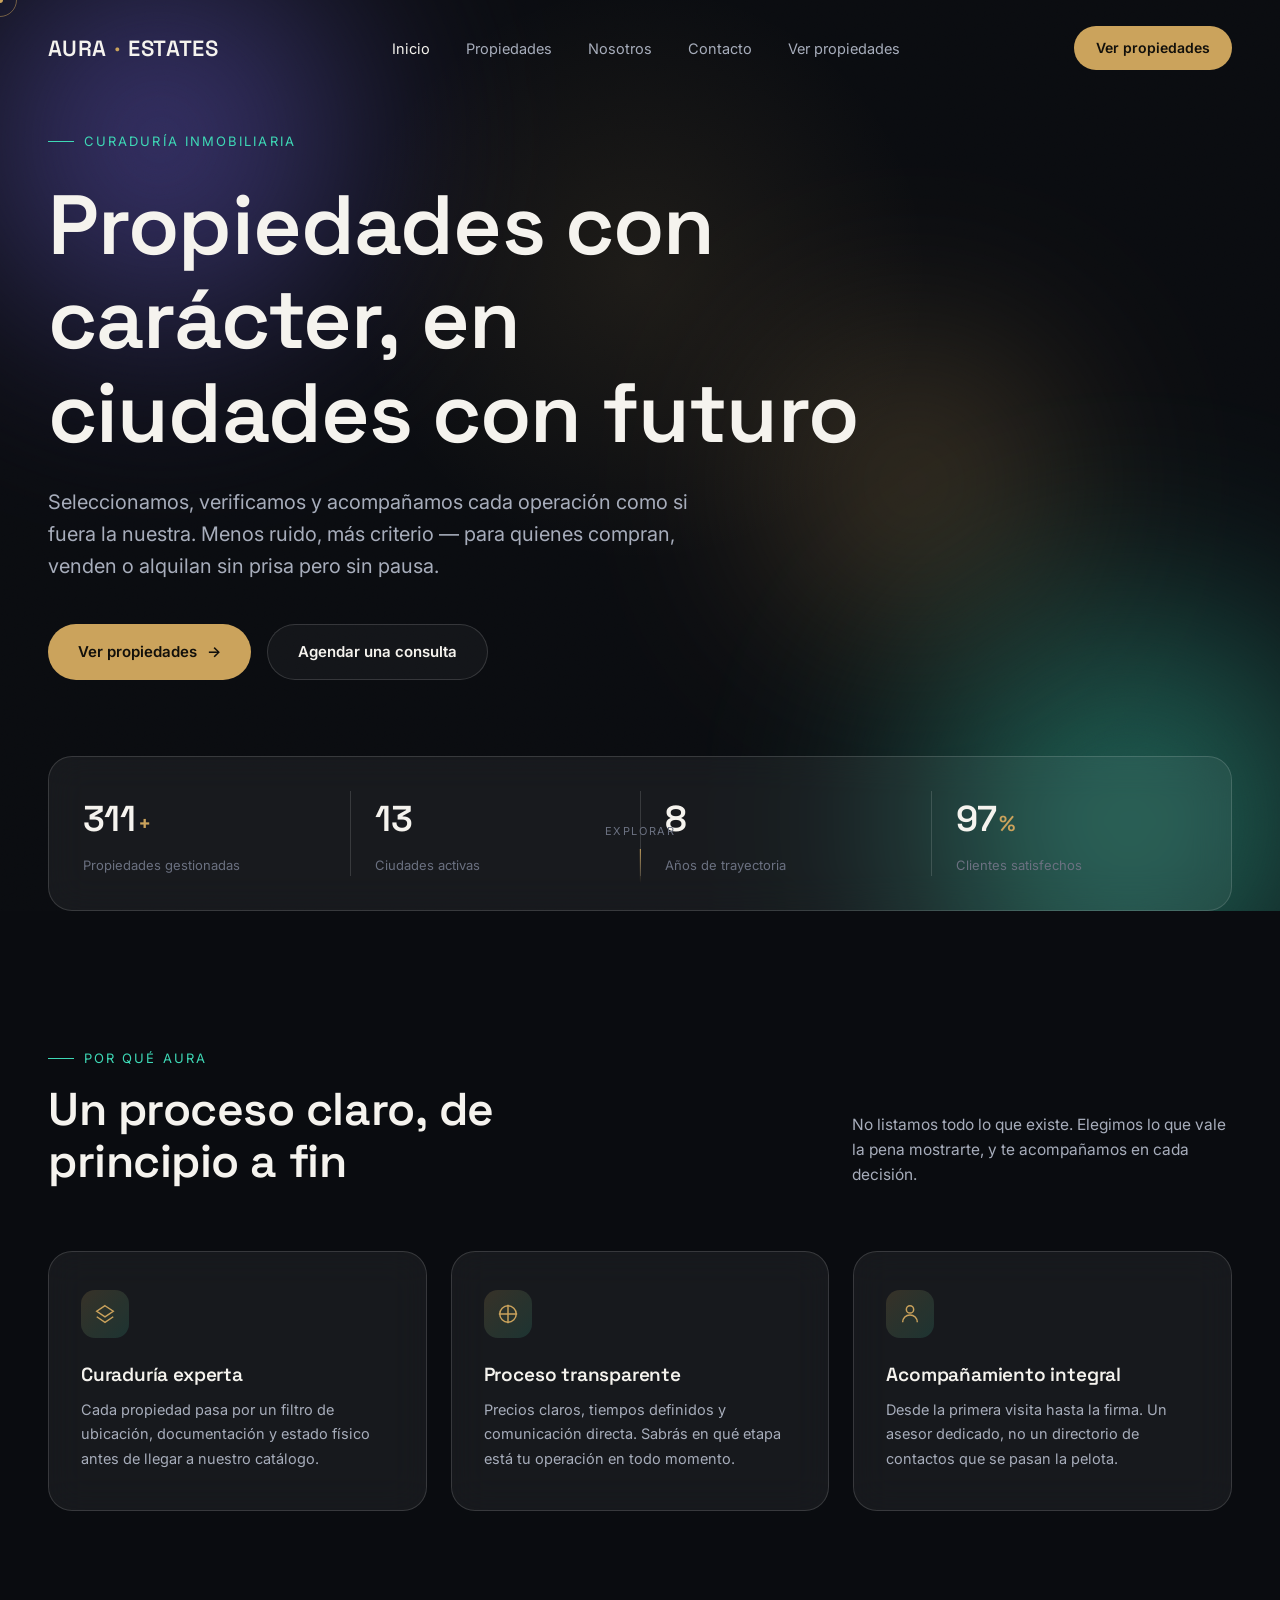
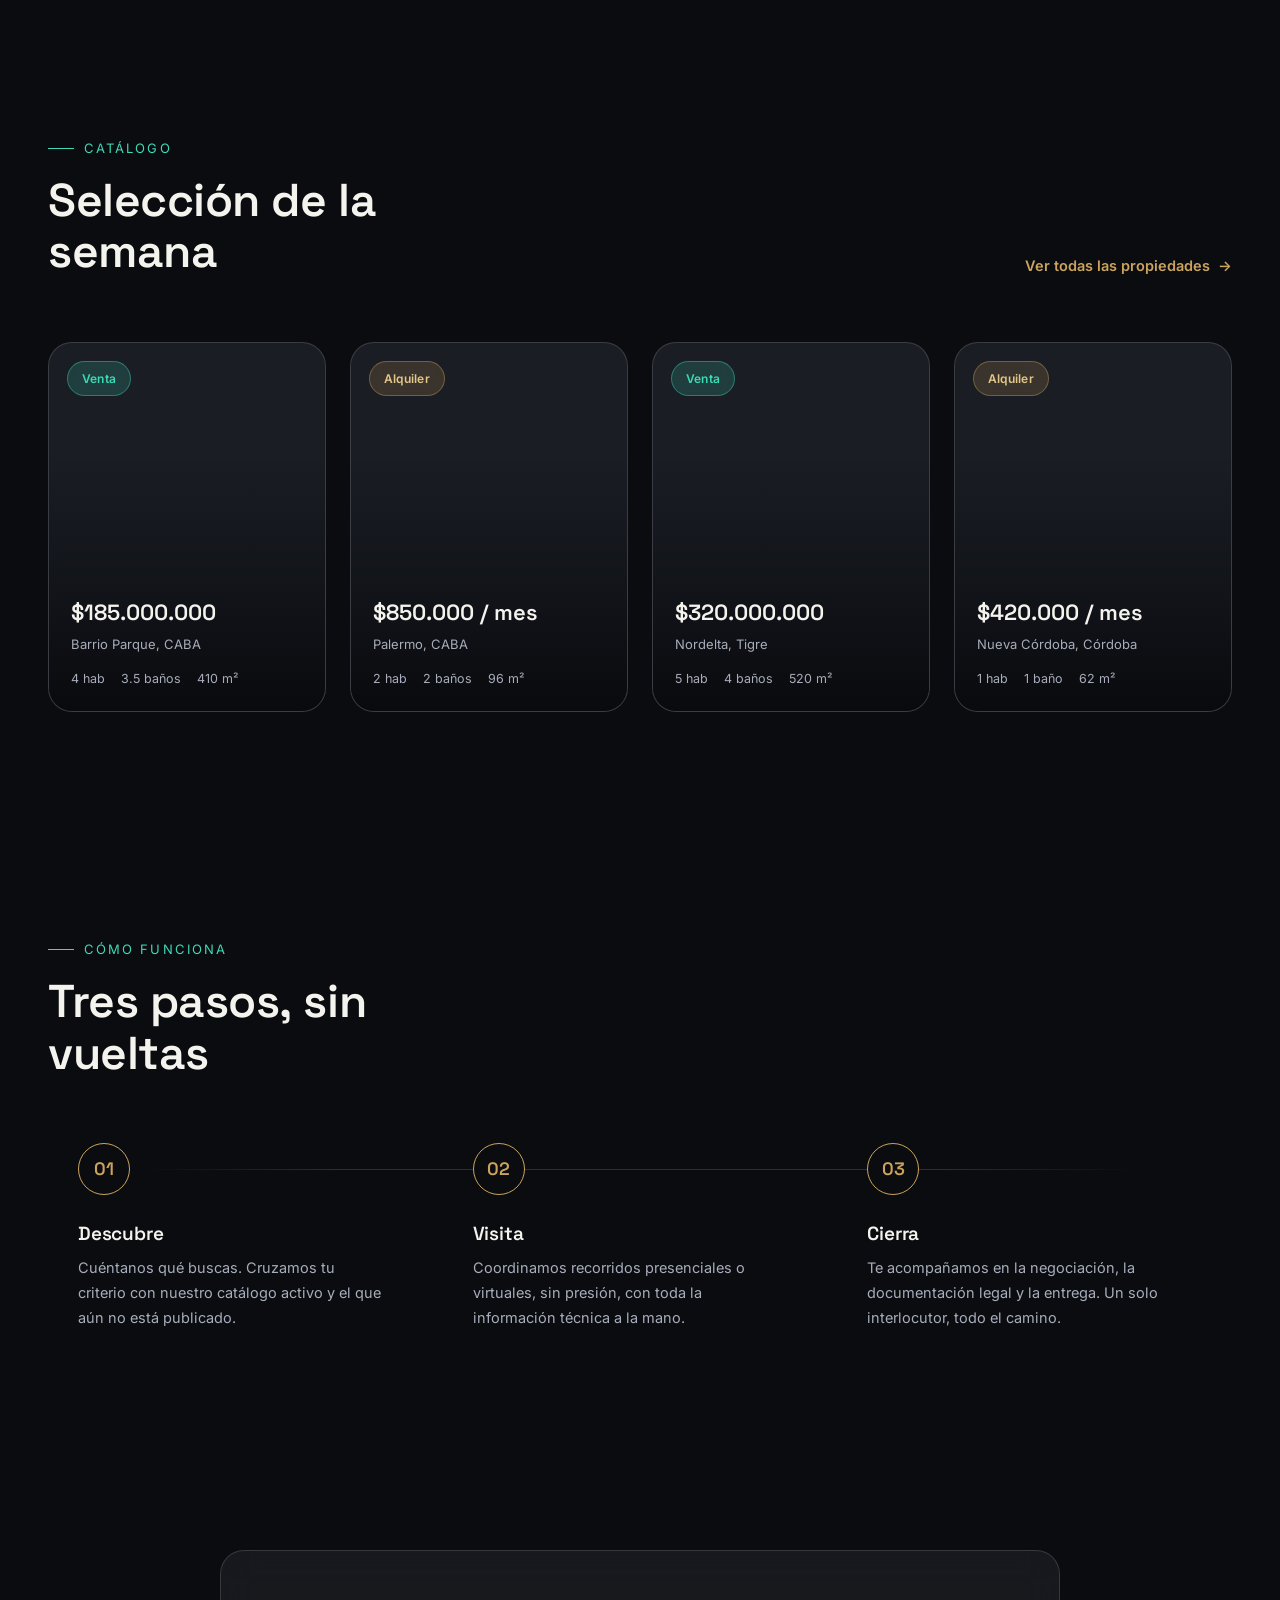
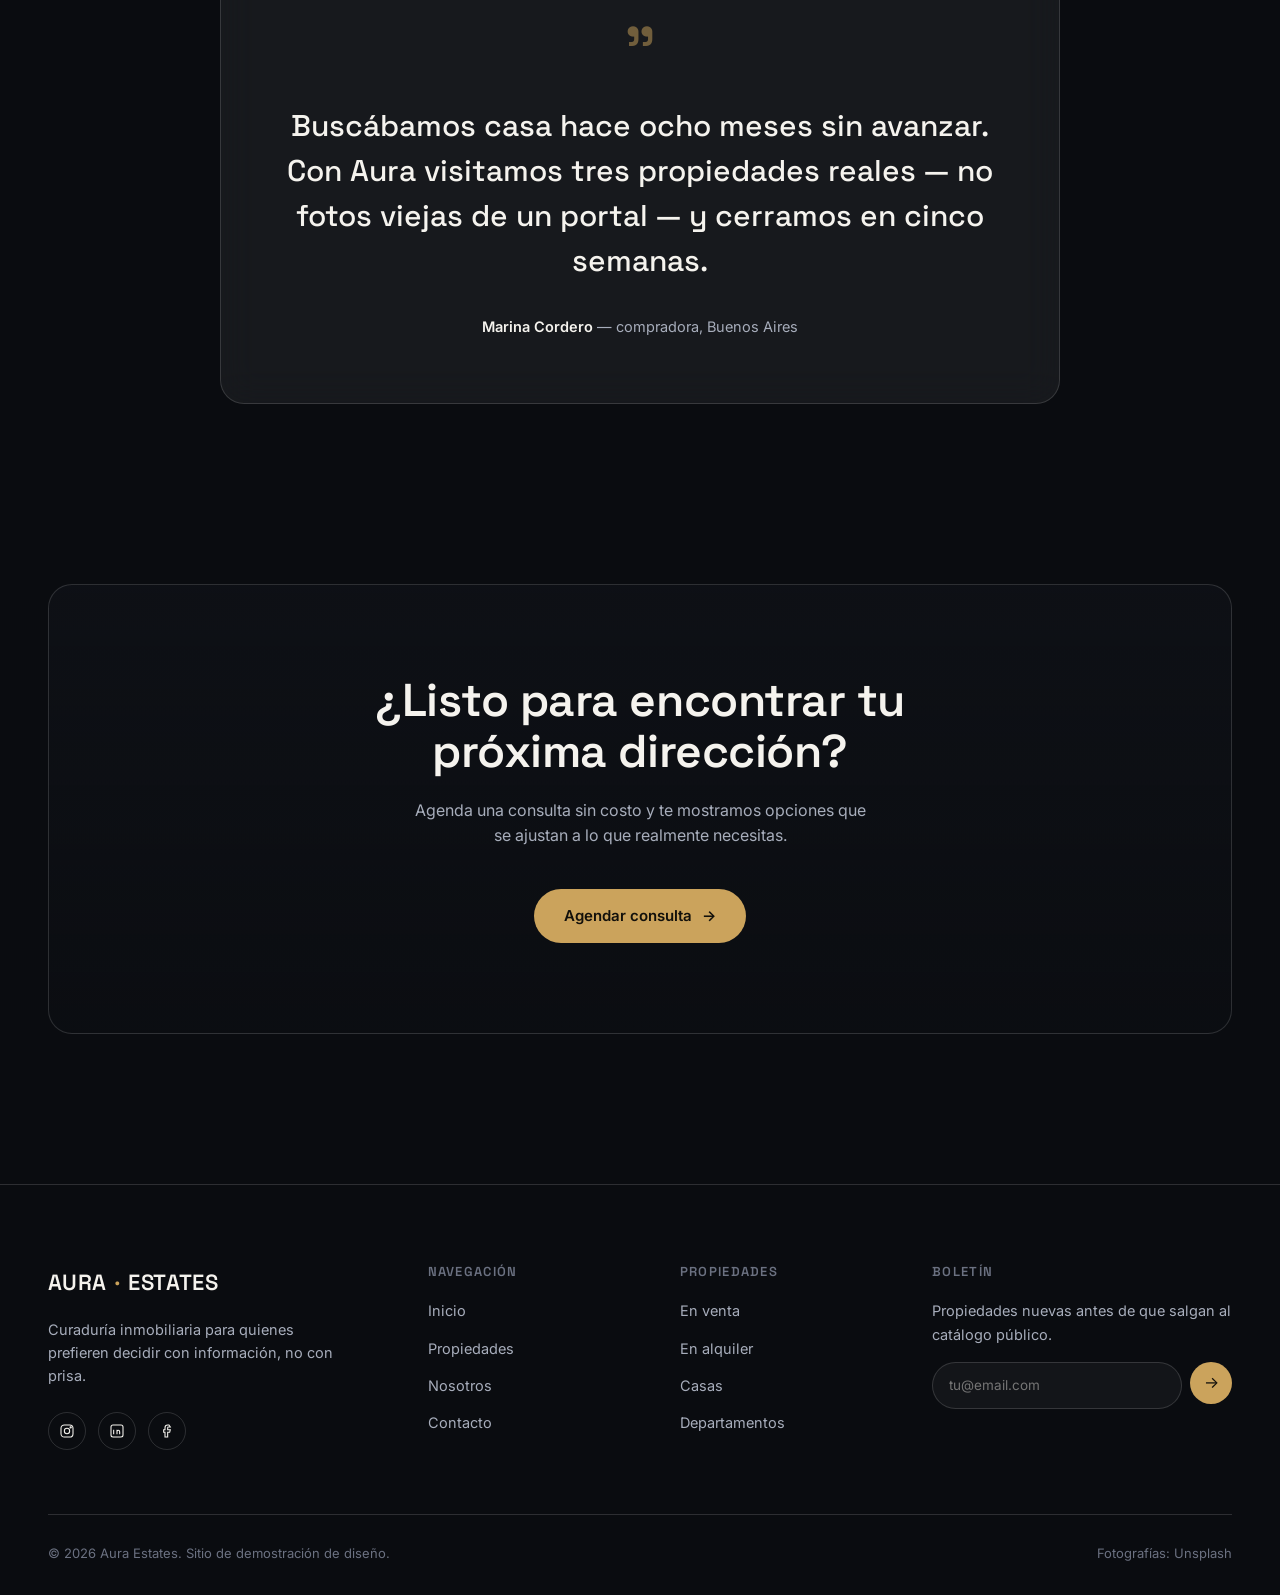
<file: index.html>
<!DOCTYPE html>
<html lang="es">
<head>
<meta charset="UTF-8">
<meta name="viewport" content="width=device-width, initial-scale=1.0">
<title>Aura Estates — Bienes raíces con visión de futuro</title>
<meta name="description" content="Aura Estates: propiedades seleccionadas con criterio editorial. Casas y departamentos en venta y alquiler, acompañamiento integral de principio a fin.">
<link rel="icon" href="data:image/svg+xml,%3Csvg xmlns='http://www.w3.org/2000/svg' viewBox='0 0 100 100'%3E%3Ccircle cx='50' cy='50' r='46' fill='%230a0c10'/%3E%3Ctext x='50' y='66' font-size='58' text-anchor='middle' fill='%23cba35c' font-family='Georgia,serif'%3EA%3C/text%3E%3C/svg%3E">
<link rel="preconnect" href="https://fonts.googleapis.com">
<link rel="preconnect" href="https://fonts.gstatic.com" crossorigin>
<link href="https://fonts.googleapis.com/css2?family=Space+Grotesk:wght@500;600;700&family=Inter:wght@400;500;600&display=swap" rel="stylesheet">
<link rel="stylesheet" href="styles.css?v=20260718">
</head>
<body class="no-js">

<div id="splash" aria-hidden="true"><span class="mark">Aura Estates</span></div>

<div class="cursor-dot"></div>
<div class="cursor-ring"></div>

<header class="site-nav">
  <div class="container nav-inner">
    <a href="index.html" class="logo">AURA<span>·</span>ESTATES</a>
    <nav class="nav-links">
      <a href="index.html" data-nav="index.html" class="is-active">Inicio</a>
      <a href="propiedades.html" data-nav="propiedades.html">Propiedades</a>
      <a href="index.html#nosotros">Nosotros</a>
      <a href="contacto.html" data-nav="contacto.html">Contacto</a>
      <a href="propiedades.html" class="nav-cta-mobile">Ver propiedades</a>
    </nav>
    <a href="propiedades.html" class="nav-cta">Ver propiedades</a>
    <button class="nav-burger" aria-label="Abrir menú"><span></span><span></span><span></span></button>
  </div>
</header>

<main>

  <!-- ============================================================ HERO -->
  <section class="hero">
    <div class="mesh"><div class="blob"></div></div>
    <div class="mesh-glow"></div>
    <div class="grain"></div>
    <div class="container hero-inner">
      <span class="eyebrow">Curaduría inmobiliaria</span>
      <h1 class="reveal" data-split>Propiedades con carácter, en ciudades con futuro</h1>
      <p class="hero-sub reveal">Seleccionamos, verificamos y acompañamos cada operación como si fuera la nuestra. Menos ruido, más criterio — para quienes compran, venden o alquilan sin prisa pero sin pausa.</p>
      <div class="hero-actions reveal">
        <a href="propiedades.html" class="btn btn-primary">Ver propiedades <span class="btn-arrow">→</span></a>
        <a href="contacto.html" class="btn btn-ghost">Agendar una consulta</a>
      </div>
      <div class="hero-stats glass reveal">
        <div class="stat">
          <div class="stat-num"><span data-count="312">0</span><span class="suffix">+</span></div>
          <div class="stat-label">Propiedades gestionadas</div>
        </div>
        <div class="stat">
          <div class="stat-num"><span data-count="14">0</span></div>
          <div class="stat-label">Ciudades activas</div>
        </div>
        <div class="stat">
          <div class="stat-num"><span data-count="9">0</span></div>
          <div class="stat-label">Años de trayectoria</div>
        </div>
        <div class="stat">
          <div class="stat-num"><span data-count="98">0</span><span class="suffix">%</span></div>
          <div class="stat-label">Clientes satisfechos</div>
        </div>
      </div>
    </div>
    <div class="scroll-cue"><span>Explorar</span><span class="line"></span></div>
  </section>

  <!-- ============================================================ FEATURES -->
  <section class="section" id="nosotros">
    <div class="container">
      <div class="section-head">
        <div>
          <span class="eyebrow">Por qué Aura</span>
          <h2 class="reveal" data-split>Un proceso claro, de principio a fin</h2>
        </div>
        <p class="reveal">No listamos todo lo que existe. Elegimos lo que vale la pena mostrarte, y te acompañamos en cada decisión.</p>
      </div>
      <div class="features-grid">
        <div class="feature-card glass reveal">
          <div class="feature-icon">
            <svg width="22" height="22" viewBox="0 0 24 24" fill="none" stroke="currentColor" stroke-width="1.6"><path d="M12 3l9 6-9 6-9-6 9-6z"/><path d="M3 15l9 6 9-6"/></svg>
          </div>
          <h3>Curaduría experta</h3>
          <p>Cada propiedad pasa por un filtro de ubicación, documentación y estado físico antes de llegar a nuestro catálogo.</p>
        </div>
        <div class="feature-card glass reveal">
          <div class="feature-icon">
            <svg width="22" height="22" viewBox="0 0 24 24" fill="none" stroke="currentColor" stroke-width="1.6"><path d="M12 2v20M2 12h20"/><circle cx="12" cy="12" r="9"/></svg>
          </div>
          <h3>Proceso transparente</h3>
          <p>Precios claros, tiempos definidos y comunicación directa. Sabrás en qué etapa está tu operación en todo momento.</p>
        </div>
        <div class="feature-card glass reveal">
          <div class="feature-icon">
            <svg width="22" height="22" viewBox="0 0 24 24" fill="none" stroke="currentColor" stroke-width="1.6"><path d="M20 21a8 8 0 10-16 0"/><circle cx="12" cy="7" r="4"/></svg>
          </div>
          <h3>Acompañamiento integral</h3>
          <p>Desde la primera visita hasta la firma. Un asesor dedicado, no un directorio de contactos que se pasan la pelota.</p>
        </div>
      </div>
    </div>
  </section>

  <!-- ============================================================ FEATURED PROPERTIES -->
  <section class="section section-tight">
    <div class="container">
      <div class="section-head">
        <div>
          <span class="eyebrow">Catálogo</span>
          <h2 class="reveal" data-split>Selección de la semana</h2>
        </div>
        <a href="propiedades.html" class="head-link reveal">Ver todas las propiedades <span class="btn-arrow">→</span></a>
      </div>
      <div class="properties-grid">

        <a href="propiedades.html" class="property-card reveal">
          <span class="property-tag venta">Venta</span>
          <div class="property-photo" style="background-image:url('https://images.unsplash.com/photo-1512917774080-9991f1c4c750?auto=format&fit=crop&w=900&q=75')"></div>
          <div class="property-body">
            <div class="property-price">$185.000.000</div>
            <div class="property-loc">Barrio Parque, CABA</div>
            <div class="property-specs"><span>4 hab</span><span>3.5 baños</span><span>410 m²</span></div>
          </div>
        </a>

        <a href="propiedades.html" class="property-card reveal">
          <span class="property-tag renta">Alquiler</span>
          <div class="property-photo" style="background-image:url('https://images.unsplash.com/photo-1600596542815-ffad4c1539a9?auto=format&fit=crop&w=900&q=75')"></div>
          <div class="property-body">
            <div class="property-price">$850.000 / mes</div>
            <div class="property-loc">Palermo, CABA</div>
            <div class="property-specs"><span>2 hab</span><span>2 baños</span><span>96 m²</span></div>
          </div>
        </a>

        <a href="propiedades.html" class="property-card reveal">
          <span class="property-tag venta">Venta</span>
          <div class="property-photo" style="background-image:url('https://images.unsplash.com/photo-1600585154340-be6161a56a0c?auto=format&fit=crop&w=900&q=75')"></div>
          <div class="property-body">
            <div class="property-price">$320.000.000</div>
            <div class="property-loc">Nordelta, Tigre</div>
            <div class="property-specs"><span>5 hab</span><span>4 baños</span><span>520 m²</span></div>
          </div>
        </a>

        <a href="propiedades.html" class="property-card reveal">
          <span class="property-tag renta">Alquiler</span>
          <div class="property-photo" style="background-image:url('https://images.unsplash.com/photo-1493809842364-78817add7ffb?auto=format&fit=crop&w=900&q=75')"></div>
          <div class="property-body">
            <div class="property-price">$420.000 / mes</div>
            <div class="property-loc">Nueva Córdoba, Córdoba</div>
            <div class="property-specs"><span>1 hab</span><span>1 baño</span><span>62 m²</span></div>
          </div>
        </a>

      </div>
    </div>
  </section>

  <!-- ============================================================ PROCESS -->
  <section class="section">
    <div class="container">
      <div class="section-head">
        <div>
          <span class="eyebrow">Cómo funciona</span>
          <h2 class="reveal" data-split>Tres pasos, sin vueltas</h2>
        </div>
      </div>
      <div class="process-row">
        <div class="process-step reveal">
          <div class="process-num">01</div>
          <h3>Descubre</h3>
          <p>Cuéntanos qué buscas. Cruzamos tu criterio con nuestro catálogo activo y el que aún no está publicado.</p>
        </div>
        <div class="process-step reveal">
          <div class="process-num">02</div>
          <h3>Visita</h3>
          <p>Coordinamos recorridos presenciales o virtuales, sin presión, con toda la información técnica a la mano.</p>
        </div>
        <div class="process-step reveal">
          <div class="process-num">03</div>
          <h3>Cierra</h3>
          <p>Te acompañamos en la negociación, la documentación legal y la entrega. Un solo interlocutor, todo el camino.</p>
        </div>
      </div>
    </div>
  </section>

  <!-- ============================================================ TESTIMONIAL -->
  <section class="section section-tight">
    <div class="container">
      <div class="testimonial glass reveal">
        <div class="quote-mark">"</div>
        <blockquote>Buscábamos casa hace ocho meses sin avanzar. Con Aura visitamos tres propiedades reales — no fotos viejas de un portal — y cerramos en cinco semanas.</blockquote>
        <div class="author"><strong>Marina Cordero</strong> — compradora, Buenos Aires</div>
      </div>
    </div>
  </section>

  <!-- ============================================================ CTA BANNER -->
  <section class="section-tight">
    <div class="container">
      <div class="cta-banner reveal">
        <h2>¿Listo para encontrar tu próxima dirección?</h2>
        <p>Agenda una consulta sin costo y te mostramos opciones que se ajustan a lo que realmente necesitas.</p>
        <a href="contacto.html" class="btn btn-primary">Agendar consulta <span class="btn-arrow">→</span></a>
      </div>
    </div>
  </section>

</main>

<footer>
  <div class="container">
    <div class="footer-grid">
      <div class="footer-brand">
        <a href="index.html" class="logo">AURA<span>·</span>ESTATES</a>
        <p>Curaduría inmobiliaria para quienes prefieren decidir con información, no con prisa.</p>
        <div class="social-row">
          <a href="#" aria-label="Instagram"><svg width="16" height="16" viewBox="0 0 24 24" fill="none" stroke="currentColor" stroke-width="1.6"><rect x="3" y="3" width="18" height="18" rx="5"/><circle cx="12" cy="12" r="4"/><circle cx="17.5" cy="6.5" r="1"/></svg></a>
          <a href="#" aria-label="LinkedIn"><svg width="16" height="16" viewBox="0 0 24 24" fill="none" stroke="currentColor" stroke-width="1.6"><rect x="3" y="3" width="18" height="18" rx="3"/><path d="M7 10v7M7 7v.01M12 17v-4a2 2 0 014 0v4M12 17v-7"/></svg></a>
          <a href="#" aria-label="Facebook"><svg width="16" height="16" viewBox="0 0 24 24" fill="none" stroke="currentColor" stroke-width="1.6"><path d="M15 3h-2a4 4 0 00-4 4v3H7v4h2v7h4v-7h3l1-4h-4V7a1 1 0 011-1h3z"/></svg></a>
        </div>
      </div>
      <div class="footer-col">
        <h4>Navegación</h4>
        <a href="index.html">Inicio</a>
        <a href="propiedades.html">Propiedades</a>
        <a href="index.html#nosotros">Nosotros</a>
        <a href="contacto.html">Contacto</a>
      </div>
      <div class="footer-col">
        <h4>Propiedades</h4>
        <a href="propiedades.html">En venta</a>
        <a href="propiedades.html">En alquiler</a>
        <a href="propiedades.html">Casas</a>
        <a href="propiedades.html">Departamentos</a>
      </div>
      <div class="footer-col">
        <h4>Boletín</h4>
        <p style="color:var(--text-dim);font-size:14.5px;margin-bottom:16px">Propiedades nuevas antes de que salgan al catálogo público.</p>
        <form class="newsletter-form">
          <input type="email" placeholder="tu@email.com" required aria-label="Correo electrónico">
          <button type="submit" aria-label="Suscribirse">→</button>
        </form>
      </div>
    </div>
    <div class="footer-bottom">
      <span>© <span data-year>2026</span> Aura Estates. Sitio de demostración de diseño.</span>
      <span>Fotografías: Unsplash</span>
    </div>
  </div>
</footer>

<script defer src="main.js?v=20260718"></script>
</body>
</html>
</file>
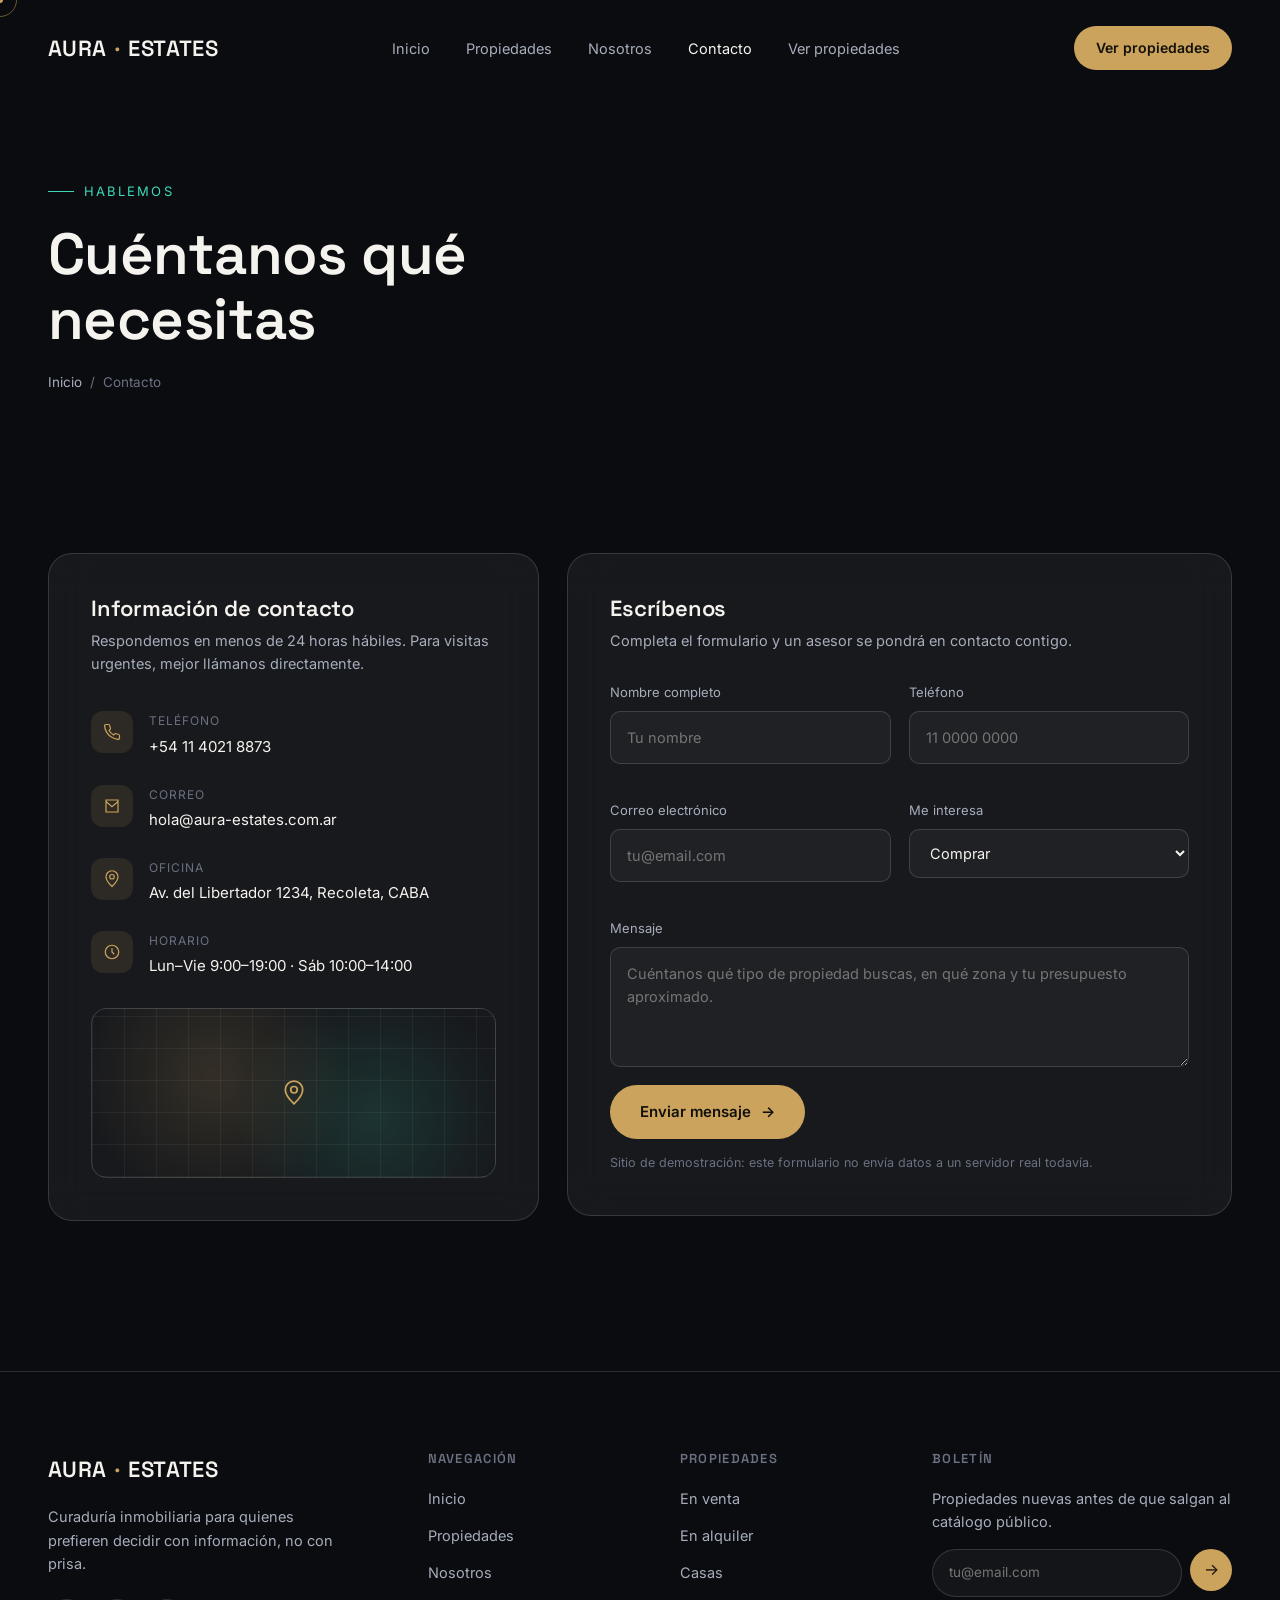
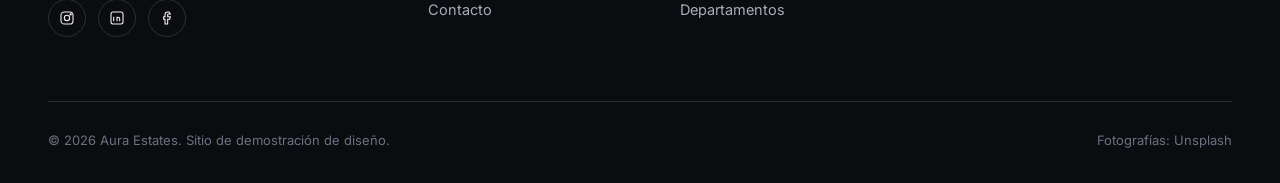
<file: contacto.html>
<!DOCTYPE html>
<html lang="es">
<head>
<meta charset="UTF-8">
<meta name="viewport" content="width=device-width, initial-scale=1.0">
<title>Contacto — Aura Estates</title>
<meta name="description" content="Agenda una consulta con Aura Estates. Te ayudamos a encontrar, vender o alquilar tu próxima propiedad.">
<link rel="icon" href="data:image/svg+xml,%3Csvg xmlns='http://www.w3.org/2000/svg' viewBox='0 0 100 100'%3E%3Ccircle cx='50' cy='50' r='46' fill='%230a0c10'/%3E%3Ctext x='50' y='66' font-size='58' text-anchor='middle' fill='%23cba35c' font-family='Georgia,serif'%3EA%3C/text%3E%3C/svg%3E">
<link rel="preconnect" href="https://fonts.googleapis.com">
<link rel="preconnect" href="https://fonts.gstatic.com" crossorigin>
<link href="https://fonts.googleapis.com/css2?family=Space+Grotesk:wght@500;600;700&family=Inter:wght@400;500;600&display=swap" rel="stylesheet">
<link rel="stylesheet" href="styles.css?v=20260718">
</head>
<body class="no-js">

<div id="splash" aria-hidden="true"><span class="mark">Aura Estates</span></div>

<div class="cursor-dot"></div>
<div class="cursor-ring"></div>

<header class="site-nav">
  <div class="container nav-inner">
    <a href="index.html" class="logo">AURA<span>·</span>ESTATES</a>
    <nav class="nav-links">
      <a href="index.html" data-nav="index.html">Inicio</a>
      <a href="propiedades.html" data-nav="propiedades.html">Propiedades</a>
      <a href="index.html#nosotros">Nosotros</a>
      <a href="contacto.html" data-nav="contacto.html" class="is-active">Contacto</a>
      <a href="propiedades.html" class="nav-cta-mobile">Ver propiedades</a>
    </nav>
    <a href="propiedades.html" class="nav-cta">Ver propiedades</a>
    <button class="nav-burger" aria-label="Abrir menú"><span></span><span></span><span></span></button>
  </div>
</header>

<main>

  <section class="page-hero">
    <div class="container">
      <span class="eyebrow">Hablemos</span>
      <h1 class="reveal" data-split>Cuéntanos qué necesitas</h1>
      <div class="breadcrumb"><a href="index.html">Inicio</a><span>/</span><span>Contacto</span></div>
    </div>
  </section>

  <section class="section-tight">
    <div class="container">
      <div class="contact-grid">

        <div class="contact-info glass reveal">
          <h3>Información de contacto</h3>
          <p>Respondemos en menos de 24 horas hábiles. Para visitas urgentes, mejor llámanos directamente.</p>

          <div class="contact-item">
            <div class="ci-icon"><svg width="18" height="18" viewBox="0 0 24 24" fill="none" stroke="currentColor" stroke-width="1.6"><path d="M22 16.9v3a2 2 0 01-2.2 2 19.8 19.8 0 01-8.6-3.1 19.5 19.5 0 01-6-6A19.8 19.8 0 012.1 4.2 2 2 0 014.1 2h3a2 2 0 012 1.7c.1 1 .3 2 .7 2.9a2 2 0 01-.4 2.1L8.1 9.9a16 16 0 006 6l1.2-1.2a2 2 0 012.1-.4c.9.4 1.9.6 2.9.7a2 2 0 011.7 2z"/></svg></div>
            <div>
              <div class="ci-label">Teléfono</div>
              <div class="ci-value">+54 11 4021 8873</div>
            </div>
          </div>

          <div class="contact-item">
            <div class="ci-icon"><svg width="18" height="18" viewBox="0 0 24 24" fill="none" stroke="currentColor" stroke-width="1.6"><path d="M4 4h16v16H4z"/><path d="M4 6l8 7 8-7"/></svg></div>
            <div>
              <div class="ci-label">Correo</div>
              <div class="ci-value">hola@aura-estates.com.ar</div>
            </div>
          </div>

          <div class="contact-item">
            <div class="ci-icon"><svg width="18" height="18" viewBox="0 0 24 24" fill="none" stroke="currentColor" stroke-width="1.6"><path d="M12 22s8-7.5 8-13a8 8 0 10-16 0c0 5.5 8 13 8 13z"/><circle cx="12" cy="9" r="3"/></svg></div>
            <div>
              <div class="ci-label">Oficina</div>
              <div class="ci-value">Av. del Libertador 1234, Recoleta, CABA</div>
            </div>
          </div>

          <div class="contact-item">
            <div class="ci-icon"><svg width="18" height="18" viewBox="0 0 24 24" fill="none" stroke="currentColor" stroke-width="1.6"><circle cx="12" cy="12" r="9"/><path d="M12 7v5l3 3"/></svg></div>
            <div>
              <div class="ci-label">Horario</div>
              <div class="ci-value">Lun–Vie 9:00–19:00 · Sáb 10:00–14:00</div>
            </div>
          </div>

          <div class="map-pattern" aria-hidden="true">
            <svg width="26" height="26" viewBox="0 0 24 24" fill="none" stroke="currentColor" stroke-width="1.6"><path d="M12 22s8-7.5 8-13a8 8 0 10-16 0c0 5.5 8 13 8 13z"/><circle cx="12" cy="9" r="3"/></svg>
          </div>
        </div>

        <div class="contact-form-wrap glass reveal">
          <h3 style="font-size:22px;margin-bottom:8px">Escríbenos</h3>
          <p style="color:var(--text-dim);font-size:14.5px;margin-bottom:30px">Completa el formulario y un asesor se pondrá en contacto contigo.</p>

          <form class="contact-form">
            <div class="form-row">
              <div class="field">
                <label for="nombre">Nombre completo</label>
                <input type="text" id="nombre" name="nombre" placeholder="Tu nombre" required>
              </div>
              <div class="field">
                <label for="telefono">Teléfono</label>
                <input type="tel" id="telefono" name="telefono" placeholder="11 0000 0000">
              </div>
            </div>
            <div class="form-row">
              <div class="field">
                <label for="email">Correo electrónico</label>
                <input type="email" id="email" name="email" placeholder="tu@email.com" required>
              </div>
              <div class="field">
                <label for="interes">Me interesa</label>
                <select id="interes" name="interes">
                  <option value="comprar">Comprar</option>
                  <option value="vender">Vender</option>
                  <option value="rentar">Alquilar</option>
                  <option value="asesoria">Asesoría general</option>
                </select>
              </div>
            </div>
            <div class="field">
              <label for="mensaje">Mensaje</label>
              <textarea id="mensaje" name="mensaje" placeholder="Cuéntanos qué tipo de propiedad buscas, en qué zona y tu presupuesto aproximado."></textarea>
            </div>
            <button type="submit" class="btn btn-primary">Enviar mensaje <span class="btn-arrow">→</span></button>
            <p class="form-note">Sitio de demostración: este formulario no envía datos a un servidor real todavía.</p>
            <div class="form-success" role="status">
              <svg width="18" height="18" viewBox="0 0 24 24" fill="none" stroke="currentColor" stroke-width="2"><path d="M20 6L9 17l-5-5"/></svg>
              <span>Mensaje recibido. Te contactaremos pronto.</span>
            </div>
          </form>
        </div>

      </div>
    </div>
  </section>

</main>

<footer>
  <div class="container">
    <div class="footer-grid">
      <div class="footer-brand">
        <a href="index.html" class="logo">AURA<span>·</span>ESTATES</a>
        <p>Curaduría inmobiliaria para quienes prefieren decidir con información, no con prisa.</p>
        <div class="social-row">
          <a href="#" aria-label="Instagram"><svg width="16" height="16" viewBox="0 0 24 24" fill="none" stroke="currentColor" stroke-width="1.6"><rect x="3" y="3" width="18" height="18" rx="5"/><circle cx="12" cy="12" r="4"/><circle cx="17.5" cy="6.5" r="1"/></svg></a>
          <a href="#" aria-label="LinkedIn"><svg width="16" height="16" viewBox="0 0 24 24" fill="none" stroke="currentColor" stroke-width="1.6"><rect x="3" y="3" width="18" height="18" rx="3"/><path d="M7 10v7M7 7v.01M12 17v-4a2 2 0 014 0v4M12 17v-7"/></svg></a>
          <a href="#" aria-label="Facebook"><svg width="16" height="16" viewBox="0 0 24 24" fill="none" stroke="currentColor" stroke-width="1.6"><path d="M15 3h-2a4 4 0 00-4 4v3H7v4h2v7h4v-7h3l1-4h-4V7a1 1 0 011-1h3z"/></svg></a>
        </div>
      </div>
      <div class="footer-col">
        <h4>Navegación</h4>
        <a href="index.html">Inicio</a>
        <a href="propiedades.html">Propiedades</a>
        <a href="index.html#nosotros">Nosotros</a>
        <a href="contacto.html">Contacto</a>
      </div>
      <div class="footer-col">
        <h4>Propiedades</h4>
        <a href="propiedades.html">En venta</a>
        <a href="propiedades.html">En alquiler</a>
        <a href="propiedades.html">Casas</a>
        <a href="propiedades.html">Departamentos</a>
      </div>
      <div class="footer-col">
        <h4>Boletín</h4>
        <p style="color:var(--text-dim);font-size:14.5px;margin-bottom:16px">Propiedades nuevas antes de que salgan al catálogo público.</p>
        <form class="newsletter-form">
          <input type="email" placeholder="tu@email.com" required aria-label="Correo electrónico">
          <button type="submit" aria-label="Suscribirse">→</button>
        </form>
      </div>
    </div>
    <div class="footer-bottom">
      <span>© <span data-year>2026</span> Aura Estates. Sitio de demostración de diseño.</span>
      <span>Fotografías: Unsplash</span>
    </div>
  </div>
</footer>

<script defer src="main.js?v=20260718"></script>
</body>
</html>
</file>
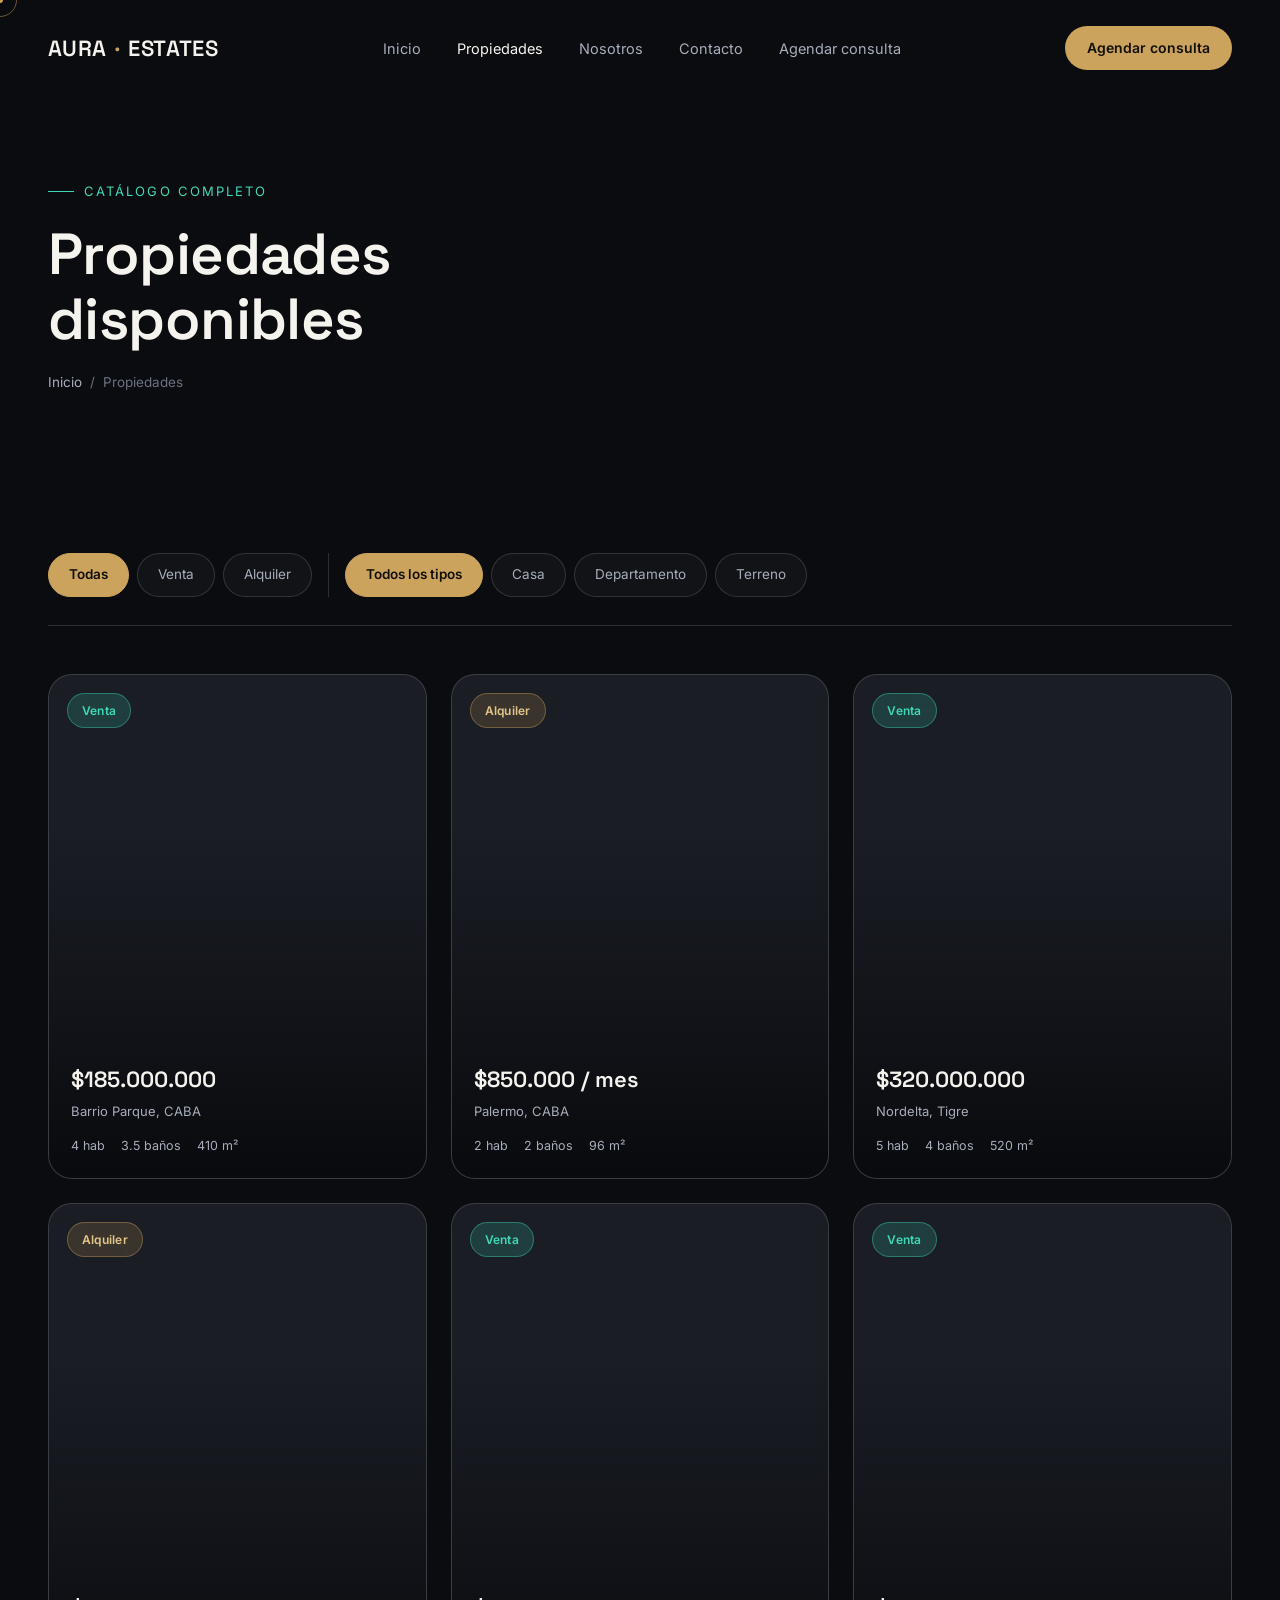
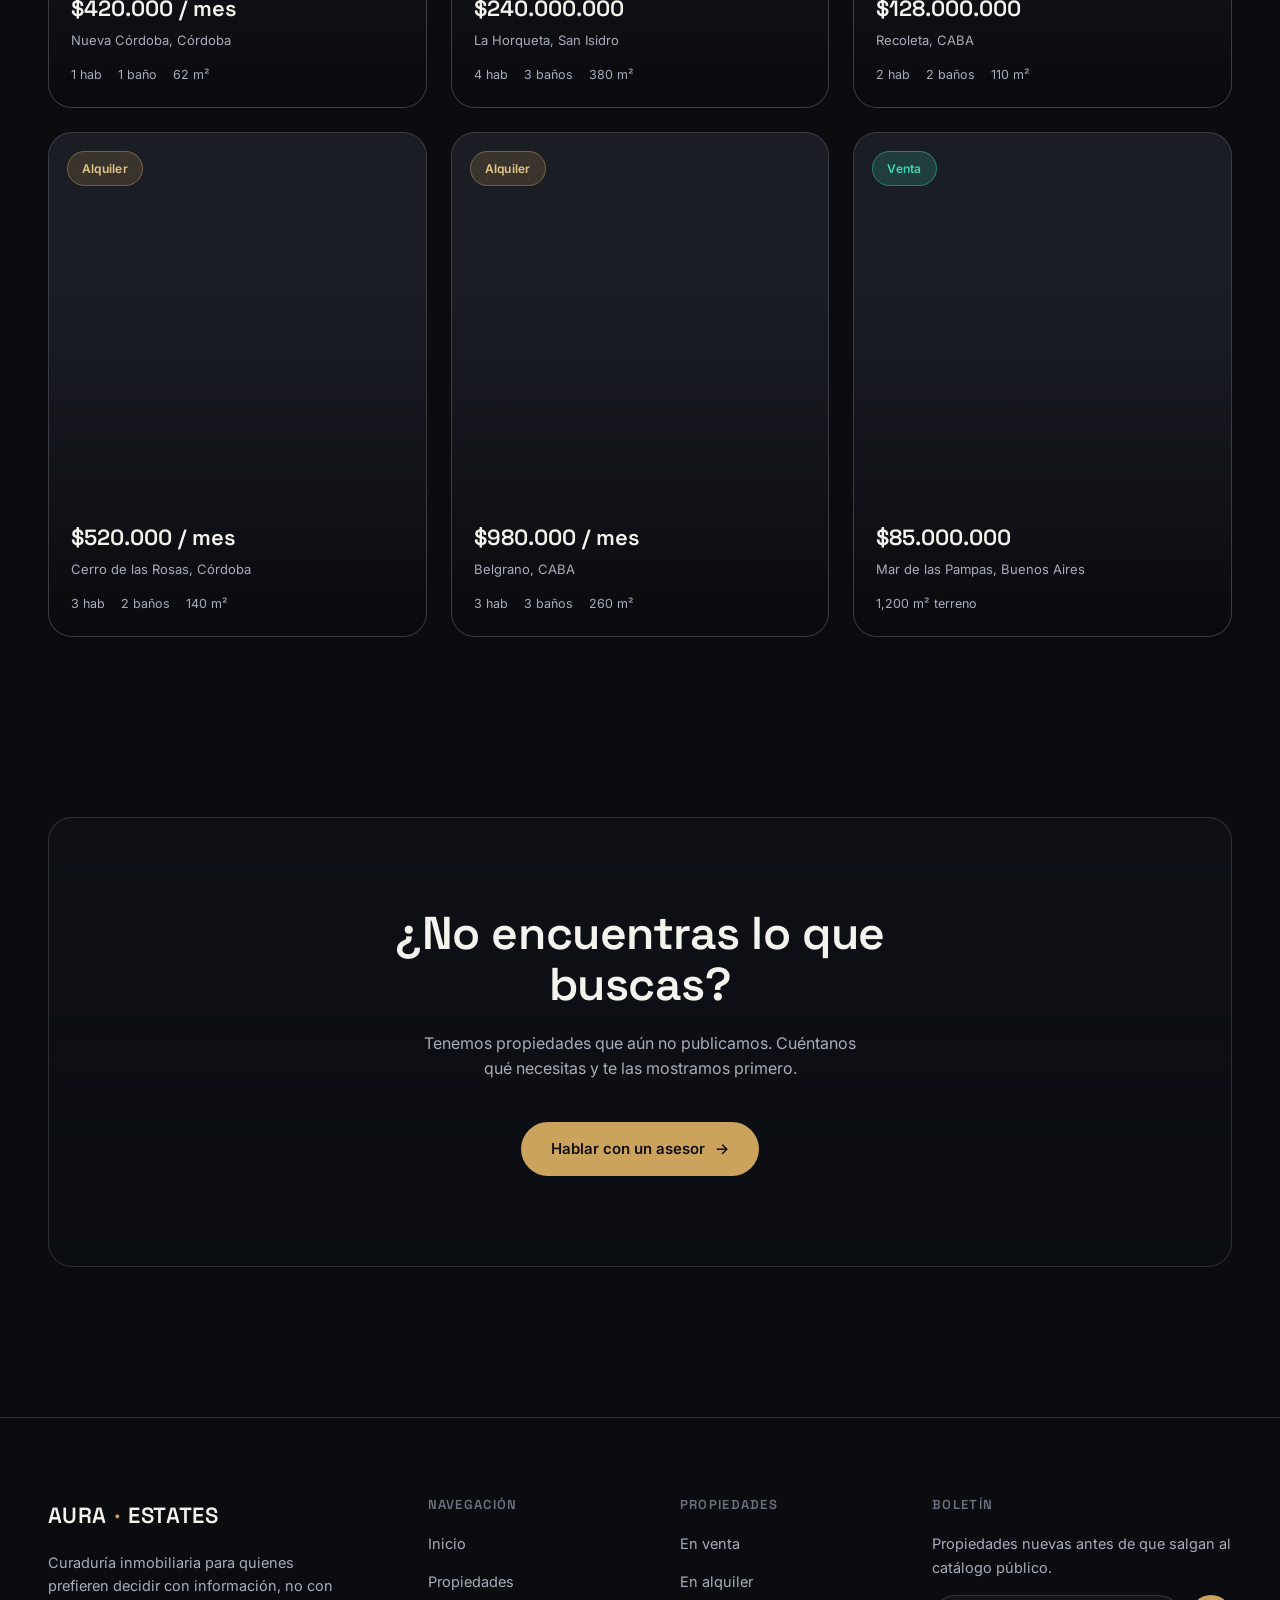
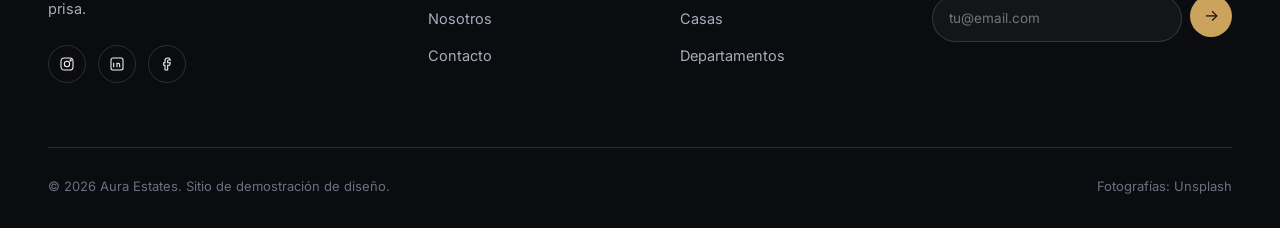
<file: propiedades.html>
<!DOCTYPE html>
<html lang="es">
<head>
<meta charset="UTF-8">
<meta name="viewport" content="width=device-width, initial-scale=1.0">
<title>Propiedades — Aura Estates</title>
<meta name="description" content="Catálogo de propiedades en venta y alquiler de Aura Estates: casas, departamentos y terrenos seleccionados.">
<link rel="icon" href="data:image/svg+xml,%3Csvg xmlns='http://www.w3.org/2000/svg' viewBox='0 0 100 100'%3E%3Ccircle cx='50' cy='50' r='46' fill='%230a0c10'/%3E%3Ctext x='50' y='66' font-size='58' text-anchor='middle' fill='%23cba35c' font-family='Georgia,serif'%3EA%3C/text%3E%3C/svg%3E">
<link rel="preconnect" href="https://fonts.googleapis.com">
<link rel="preconnect" href="https://fonts.gstatic.com" crossorigin>
<link href="https://fonts.googleapis.com/css2?family=Space+Grotesk:wght@500;600;700&family=Inter:wght@400;500;600&display=swap" rel="stylesheet">
<link rel="stylesheet" href="styles.css?v=20260718">
</head>
<body class="no-js">

<div id="splash" aria-hidden="true"><span class="mark">Aura Estates</span></div>

<div class="cursor-dot"></div>
<div class="cursor-ring"></div>

<header class="site-nav">
  <div class="container nav-inner">
    <a href="index.html" class="logo">AURA<span>·</span>ESTATES</a>
    <nav class="nav-links">
      <a href="index.html" data-nav="index.html">Inicio</a>
      <a href="propiedades.html" data-nav="propiedades.html" class="is-active">Propiedades</a>
      <a href="index.html#nosotros">Nosotros</a>
      <a href="contacto.html" data-nav="contacto.html">Contacto</a>
      <a href="contacto.html" class="nav-cta-mobile">Agendar consulta</a>
    </nav>
    <a href="contacto.html" class="nav-cta">Agendar consulta</a>
    <button class="nav-burger" aria-label="Abrir menú"><span></span><span></span><span></span></button>
  </div>
</header>

<main>

  <section class="page-hero">
    <div class="container">
      <span class="eyebrow">Catálogo completo</span>
      <h1 class="reveal" data-split>Propiedades disponibles</h1>
      <div class="breadcrumb"><a href="index.html">Inicio</a><span>/</span><span>Propiedades</span></div>
    </div>
  </section>

  <section class="section-tight">
    <div class="container">

      <div class="filters reveal">
        <div class="filter-group">
          <button class="filter-chip is-active" data-group="operacion" data-value="todas">Todas</button>
          <button class="filter-chip" data-group="operacion" data-value="venta">Venta</button>
          <button class="filter-chip" data-group="operacion" data-value="renta">Alquiler</button>
        </div>
        <div class="filter-divider"></div>
        <div class="filter-group">
          <button class="filter-chip is-active" data-group="tipo" data-value="todas">Todos los tipos</button>
          <button class="filter-chip" data-group="tipo" data-value="casa">Casa</button>
          <button class="filter-chip" data-group="tipo" data-value="departamento">Departamento</button>
          <button class="filter-chip" data-group="tipo" data-value="terreno">Terreno</button>
        </div>
      </div>

      <div class="properties-grid catalog">

        <a href="contacto.html" class="property-card reveal" data-type="casa" data-operation="venta">
          <span class="property-tag venta">Venta</span>
          <div class="property-photo" style="background-image:url('https://images.unsplash.com/photo-1512917774080-9991f1c4c750?auto=format&fit=crop&w=900&q=75')"></div>
          <div class="property-body">
            <div class="property-price">$185.000.000</div>
            <div class="property-loc">Barrio Parque, CABA</div>
            <div class="property-specs"><span>4 hab</span><span>3.5 baños</span><span>410 m²</span></div>
          </div>
        </a>

        <a href="contacto.html" class="property-card reveal" data-type="departamento" data-operation="renta">
          <span class="property-tag renta">Alquiler</span>
          <div class="property-photo" style="background-image:url('https://images.unsplash.com/photo-1600596542815-ffad4c1539a9?auto=format&fit=crop&w=900&q=75')"></div>
          <div class="property-body">
            <div class="property-price">$850.000 / mes</div>
            <div class="property-loc">Palermo, CABA</div>
            <div class="property-specs"><span>2 hab</span><span>2 baños</span><span>96 m²</span></div>
          </div>
        </a>

        <a href="contacto.html" class="property-card reveal" data-type="casa" data-operation="venta">
          <span class="property-tag venta">Venta</span>
          <div class="property-photo" style="background-image:url('https://images.unsplash.com/photo-1600585154340-be6161a56a0c?auto=format&fit=crop&w=900&q=75')"></div>
          <div class="property-body">
            <div class="property-price">$320.000.000</div>
            <div class="property-loc">Nordelta, Tigre</div>
            <div class="property-specs"><span>5 hab</span><span>4 baños</span><span>520 m²</span></div>
          </div>
        </a>

        <a href="contacto.html" class="property-card reveal" data-type="departamento" data-operation="renta">
          <span class="property-tag renta">Alquiler</span>
          <div class="property-photo" style="background-image:url('https://images.unsplash.com/photo-1493809842364-78817add7ffb?auto=format&fit=crop&w=900&q=75')"></div>
          <div class="property-body">
            <div class="property-price">$420.000 / mes</div>
            <div class="property-loc">Nueva Córdoba, Córdoba</div>
            <div class="property-specs"><span>1 hab</span><span>1 baño</span><span>62 m²</span></div>
          </div>
        </a>

        <a href="contacto.html" class="property-card reveal" data-type="casa" data-operation="venta">
          <span class="property-tag venta">Venta</span>
          <div class="property-photo" style="background-image:url('https://images.unsplash.com/photo-1502672260266-1c1ef2d93688?auto=format&fit=crop&w=900&q=75')"></div>
          <div class="property-body">
            <div class="property-price">$240.000.000</div>
            <div class="property-loc">La Horqueta, San Isidro</div>
            <div class="property-specs"><span>4 hab</span><span>3 baños</span><span>380 m²</span></div>
          </div>
        </a>

        <a href="contacto.html" class="property-card reveal" data-type="departamento" data-operation="venta">
          <span class="property-tag venta">Venta</span>
          <div class="property-photo" style="background-image:url('https://images.unsplash.com/photo-1449844908441-8829872d2607?auto=format&fit=crop&w=900&q=75')"></div>
          <div class="property-body">
            <div class="property-price">$128.000.000</div>
            <div class="property-loc">Recoleta, CABA</div>
            <div class="property-specs"><span>2 hab</span><span>2 baños</span><span>110 m²</span></div>
          </div>
        </a>

        <a href="contacto.html" class="property-card reveal" data-type="departamento" data-operation="renta">
          <span class="property-tag renta">Alquiler</span>
          <div class="property-photo" style="background-image:url('https://images.unsplash.com/photo-1560448204-e02f11c3d0e2?auto=format&fit=crop&w=900&q=75')"></div>
          <div class="property-body">
            <div class="property-price">$520.000 / mes</div>
            <div class="property-loc">Cerro de las Rosas, Córdoba</div>
            <div class="property-specs"><span>3 hab</span><span>2 baños</span><span>140 m²</span></div>
          </div>
        </a>

        <a href="contacto.html" class="property-card reveal" data-type="casa" data-operation="renta">
          <span class="property-tag renta">Alquiler</span>
          <div class="property-photo" style="background-image:url('https://images.unsplash.com/photo-1600607687939-ce8a6c25118c?auto=format&fit=crop&w=900&q=75')"></div>
          <div class="property-body">
            <div class="property-price">$980.000 / mes</div>
            <div class="property-loc">Belgrano, CABA</div>
            <div class="property-specs"><span>3 hab</span><span>3 baños</span><span>260 m²</span></div>
          </div>
        </a>

        <a href="contacto.html" class="property-card reveal" data-type="terreno" data-operation="venta">
          <span class="property-tag venta">Venta</span>
          <div class="property-photo" style="background-image:url('https://images.unsplash.com/photo-1560185127-6ed189bf02f4?auto=format&fit=crop&w=900&q=75')"></div>
          <div class="property-body">
            <div class="property-price">$85.000.000</div>
            <div class="property-loc">Mar de las Pampas, Buenos Aires</div>
            <div class="property-specs"><span>1,200 m² terreno</span></div>
          </div>
        </a>

      </div>

      <div class="empty-state">
        <p>No encontramos propiedades con esos filtros por ahora. Prueba otra combinación o escríbenos.</p>
      </div>

    </div>
  </section>

  <section class="section-tight">
    <div class="container">
      <div class="cta-banner reveal">
        <h2>¿No encuentras lo que buscas?</h2>
        <p>Tenemos propiedades que aún no publicamos. Cuéntanos qué necesitas y te las mostramos primero.</p>
        <a href="contacto.html" class="btn btn-primary">Hablar con un asesor <span class="btn-arrow">→</span></a>
      </div>
    </div>
  </section>

</main>

<footer>
  <div class="container">
    <div class="footer-grid">
      <div class="footer-brand">
        <a href="index.html" class="logo">AURA<span>·</span>ESTATES</a>
        <p>Curaduría inmobiliaria para quienes prefieren decidir con información, no con prisa.</p>
        <div class="social-row">
          <a href="#" aria-label="Instagram"><svg width="16" height="16" viewBox="0 0 24 24" fill="none" stroke="currentColor" stroke-width="1.6"><rect x="3" y="3" width="18" height="18" rx="5"/><circle cx="12" cy="12" r="4"/><circle cx="17.5" cy="6.5" r="1"/></svg></a>
          <a href="#" aria-label="LinkedIn"><svg width="16" height="16" viewBox="0 0 24 24" fill="none" stroke="currentColor" stroke-width="1.6"><rect x="3" y="3" width="18" height="18" rx="3"/><path d="M7 10v7M7 7v.01M12 17v-4a2 2 0 014 0v4M12 17v-7"/></svg></a>
          <a href="#" aria-label="Facebook"><svg width="16" height="16" viewBox="0 0 24 24" fill="none" stroke="currentColor" stroke-width="1.6"><path d="M15 3h-2a4 4 0 00-4 4v3H7v4h2v7h4v-7h3l1-4h-4V7a1 1 0 011-1h3z"/></svg></a>
        </div>
      </div>
      <div class="footer-col">
        <h4>Navegación</h4>
        <a href="index.html">Inicio</a>
        <a href="propiedades.html">Propiedades</a>
        <a href="index.html#nosotros">Nosotros</a>
        <a href="contacto.html">Contacto</a>
      </div>
      <div class="footer-col">
        <h4>Propiedades</h4>
        <a href="propiedades.html">En venta</a>
        <a href="propiedades.html">En alquiler</a>
        <a href="propiedades.html">Casas</a>
        <a href="propiedades.html">Departamentos</a>
      </div>
      <div class="footer-col">
        <h4>Boletín</h4>
        <p style="color:var(--text-dim);font-size:14.5px;margin-bottom:16px">Propiedades nuevas antes de que salgan al catálogo público.</p>
        <form class="newsletter-form">
          <input type="email" placeholder="tu@email.com" required aria-label="Correo electrónico">
          <button type="submit" aria-label="Suscribirse">→</button>
        </form>
      </div>
    </div>
    <div class="footer-bottom">
      <span>© <span data-year>2026</span> Aura Estates. Sitio de demostración de diseño.</span>
      <span>Fotografías: Unsplash</span>
    </div>
  </div>
</footer>

<script defer src="main.js?v=20260718"></script>
</body>
</html>
</file>
<file: styles.css>
/* ==========================================================================
   AURA ESTATES — Glassmorphism Modern
   Real estate demo site — dark glass, gradient mesh, editorial type
   ========================================================================== */

:root{
  --bg:#0a0c10;
  --bg-alt:#10131a;
  --bg-soft:#161a22;
  --text:#f5f3ee;
  --text-dim:#a7adbb;
  --text-faint:#6b7181;
  --gold:#cba35c;
  --gold-soft:#e3c78a;
  --teal:#3ed9b6;
  --violet:#7c6cf0;
  --glass-bg:rgba(255,255,255,.055);
  --glass-bg-strong:rgba(255,255,255,.09);
  --glass-border:rgba(255,255,255,.14);
  --glass-blur:18px;
  --radius-lg:24px;
  --radius-md:16px;
  --radius-sm:10px;
  --container:1240px;
  --ease:cubic-bezier(.16,.84,.24,1);
  --nav-h:84px;
}

*,*::before,*::after{box-sizing:border-box;margin:0;padding:0}

html{scroll-behavior:smooth}

body{
  background:var(--bg);
  color:var(--text);
  font-family:'Inter',system-ui,-apple-system,sans-serif;
  font-size:16px;
  line-height:1.6;
  overflow-x:hidden;
  -webkit-font-smoothing:antialiased;
}

h1,h2,h3,h4{
  font-family:'Space Grotesk','Inter',sans-serif;
  font-weight:600;
  line-height:1.12;
  letter-spacing:-.01em;
}

a{color:inherit;text-decoration:none}
img{max-width:100%;display:block}
ul{list-style:none}
button{font:inherit;cursor:pointer;border:none;background:none;color:inherit}
input,textarea,select{font:inherit;color:inherit}

.container{
  width:100%;
  max-width:var(--container);
  margin:0 auto;
  padding:0 28px;
}

section{position:relative}

/* -------------------------------------------------- reveal / defensive CSS */
.reveal{opacity:0;transform:translateY(28px);transition:opacity .9s var(--ease),transform .9s var(--ease)}
.reveal.is-visible{opacity:1;transform:none}
/* MANDATORY defensive rule: split-text must never stay invisible if JS fails */
.reveal[data-split]{opacity:1;transform:none}
.reveal[data-split] .split-word{display:inline-block;opacity:0;transform:translateY(100%)}
.reveal[data-split].is-visible .split-word{opacity:1;transform:none;transition:opacity .7s var(--ease),transform .7s var(--ease)}

@media (prefers-reduced-motion: reduce){
  .reveal{transition-duration:.2s}
}

/* -------------------------------------------------- scrollbar */
::selection{background:var(--gold);color:#0a0c10}

/* -------------------------------------------------- splash */
#splash{
  position:fixed;inset:0;z-index:9999;
  background:var(--bg);
  display:flex;align-items:center;justify-content:center;
  animation:splashOut .5s var(--ease) 2.4s forwards;
}
#splash .mark{
  font-family:'Space Grotesk',sans-serif;
  font-size:15px;letter-spacing:.4em;text-transform:uppercase;
  color:var(--text-dim);
  display:flex;gap:14px;align-items:center;
}
#splash .mark::before,#splash .mark::after{
  content:'';width:26px;height:1px;background:var(--gold);
  animation:splashLine 1.8s var(--ease) infinite;
}
@keyframes splashLine{0%,100%{width:26px;opacity:.4}50%{width:52px;opacity:1}}
@keyframes splashOut{to{opacity:0;visibility:hidden;pointer-events:none}}
body.no-js #splash{display:none}

/* -------------------------------------------------- custom cursor */
.cursor-dot,.cursor-ring{
  position:fixed;top:0;left:0;pointer-events:none;z-index:9998;
  border-radius:50%;
  transform:translate(-50%,-50%);
  will-change:transform;
}
.cursor-dot{width:6px;height:6px;background:var(--gold)}
.cursor-ring{
  width:34px;height:34px;border:1px solid rgba(203,163,92,.5);
  transition:width .25s var(--ease),height .25s var(--ease),border-color .25s var(--ease),background .25s var(--ease);
}
.cursor-ring.is-active{width:52px;height:52px;background:rgba(203,163,92,.08);border-color:var(--teal)}
@media (hover:none),(pointer:coarse){
  .cursor-dot,.cursor-ring{display:none}
}

/* -------------------------------------------------- gradient mesh (hero bg) */
.mesh{
  position:absolute;inset:0;overflow:hidden;z-index:0;
  background:var(--bg);
}
.mesh::before,.mesh::after,.mesh .blob{
  content:'';position:absolute;border-radius:50%;filter:blur(90px);opacity:.55;
}
.mesh::before{
  width:560px;height:560px;top:-140px;left:-120px;
  background:radial-gradient(circle,var(--violet),transparent 70%);
  animation:meshDrift1 22s ease-in-out infinite;
}
.mesh::after{
  width:620px;height:620px;bottom:-220px;right:-160px;
  background:radial-gradient(circle,var(--teal),transparent 70%);
  animation:meshDrift2 26s ease-in-out infinite;
}
.mesh .blob{
  width:420px;height:420px;top:30%;left:55%;
  background:radial-gradient(circle,var(--gold),transparent 70%);
  opacity:.35;
  animation:meshDrift3 19s ease-in-out infinite;
}
@keyframes meshDrift1{0%,100%{transform:translate(0,0) scale(1)}50%{transform:translate(60px,40px) scale(1.15)}}
@keyframes meshDrift2{0%,100%{transform:translate(0,0) scale(1)}50%{transform:translate(-50px,-30px) scale(1.1)}}
@keyframes meshDrift3{0%,100%{transform:translate(-50%,-50%) scale(1)}50%{transform:translate(-40%,-60%) scale(1.2)}}
.mesh-glow{
  position:absolute;inset:0;z-index:1;pointer-events:none;
  background:radial-gradient(480px circle at var(--mx,50%) var(--my,30%),rgba(203,163,92,.10),transparent 60%);
}
.grain{
  position:absolute;inset:0;z-index:2;pointer-events:none;opacity:.05;mix-blend-mode:overlay;
  background-image:url("data:image/svg+xml,%3Csvg xmlns='http://www.w3.org/2000/svg' width='120' height='120'%3E%3Cfilter id='n'%3E%3CfeTurbulence type='fractalNoise' baseFrequency='0.9' numOctaves='2' stitchTiles='stitch'/%3E%3C/filter%3E%3Crect width='100%25' height='100%25' filter='url(%23n)'/%3E%3C/svg%3E");
}

/* -------------------------------------------------- glass */
.glass{
  background:var(--glass-bg);
  border:1px solid var(--glass-border);
  border-radius:var(--radius-lg);
  backdrop-filter:blur(var(--glass-blur));
  -webkit-backdrop-filter:blur(var(--glass-blur));
}

/* -------------------------------------------------- nav */
header.site-nav{
  position:fixed;top:0;left:0;right:0;z-index:500;
  padding:26px 0;
  transition:padding .4s var(--ease),background .4s var(--ease),border-color .4s var(--ease);
  border-bottom:1px solid transparent;
}
header.site-nav.is-scrolled{
  padding:14px 0;
  background:rgba(10,12,16,.72);
  backdrop-filter:blur(16px);-webkit-backdrop-filter:blur(16px);
  border-bottom-color:var(--glass-border);
}
.nav-inner{display:flex;align-items:center;justify-content:space-between;gap:24px}
.logo{
  font-family:'Space Grotesk',sans-serif;font-weight:600;font-size:22px;letter-spacing:.02em;
  display:flex;align-items:baseline;gap:8px;
}
.logo span{color:var(--gold)}
.nav-links{display:flex;gap:36px;align-items:center}
.nav-links a{
  font-size:14.5px;color:var(--text-dim);position:relative;padding:4px 0;
  transition:color .3s;
}
.nav-links a::after{
  content:'';position:absolute;left:0;bottom:0;width:0;height:1px;background:var(--gold);
  transition:width .3s var(--ease);
}
.nav-links a:hover{color:var(--text)}
.nav-links a:hover::after{width:100%}
.nav-links a.is-active{color:var(--text)}
.nav-cta{
  display:inline-flex;align-items:center;gap:8px;
  padding:11px 22px;border-radius:100px;
  background:var(--gold);color:#12100b;font-weight:600;font-size:14px;
  transition:transform .3s var(--ease),box-shadow .3s var(--ease),background .3s;
}
.nav-cta:hover{transform:translateY(-2px);box-shadow:0 12px 30px -8px rgba(203,163,92,.55)}
.nav-burger{display:none;width:26px;height:20px;position:relative;z-index:600}
.nav-burger span{
  position:absolute;left:0;right:0;height:1.5px;background:var(--text);
  transition:transform .35s var(--ease),opacity .35s var(--ease),top .35s var(--ease);
}
.nav-burger span:nth-child(1){top:0}
.nav-burger span:nth-child(2){top:9px}
.nav-burger span:nth-child(3){top:18px}
body.nav-open .nav-burger span:nth-child(1){top:9px;transform:rotate(45deg)}
body.nav-open .nav-burger span:nth-child(2){opacity:0}
body.nav-open .nav-burger span:nth-child(3){top:9px;transform:rotate(-45deg)}

/* -------------------------------------------------- buttons */
.btn{
  display:inline-flex;align-items:center;gap:10px;
  padding:15px 30px;border-radius:100px;font-weight:600;font-size:15px;
  transition:transform .35s var(--ease),box-shadow .35s var(--ease),background .35s,border-color .35s;
}
.btn-primary{background:var(--gold);color:#12100b}
.btn-primary:hover{transform:translateY(-3px);box-shadow:0 16px 34px -10px rgba(203,163,92,.55)}
.btn-ghost{background:rgba(255,255,255,.04);border:1px solid var(--glass-border);color:var(--text)}
.btn-ghost:hover{background:rgba(255,255,255,.09);transform:translateY(-3px)}
.btn-arrow{transition:transform .3s var(--ease)}
.btn:hover .btn-arrow{transform:translateX(4px)}

/* -------------------------------------------------- hero */
.hero{
  min-height:100vh;
  display:flex;flex-direction:column;justify-content:center;
  padding-top:calc(var(--nav-h) + 40px);
  position:relative;
  overflow:hidden;
}
.hero-inner{position:relative;z-index:3}
.eyebrow{
  display:inline-flex;align-items:center;gap:10px;
  font-size:13px;letter-spacing:.16em;text-transform:uppercase;color:var(--teal);
  margin-bottom:26px;
}
.eyebrow::before{content:'';width:26px;height:1px;background:var(--teal)}
.hero h1{
  font-size:clamp(42px,7vw,84px);
  max-width:16ch;
  margin-bottom:26px;
}
.hero h1 .split-word{will-change:transform,opacity}
.hero-sub{
  font-size:clamp(17px,2vw,20px);
  color:var(--text-dim);
  max-width:52ch;
  margin-bottom:42px;
}
.hero-actions{display:flex;flex-wrap:wrap;gap:16px;margin-bottom:76px}

.hero-stats{
  display:grid;grid-template-columns:repeat(4,1fr);
  padding:34px 10px;
}
.hero-stats .stat{text-align:left;padding:0 24px;border-left:1px solid var(--glass-border)}
.hero-stats .stat:first-child{border-left:none}
.stat-num{
  font-family:'Space Grotesk',sans-serif;font-size:clamp(26px,3vw,36px);font-weight:600;
  color:var(--text);display:flex;align-items:baseline;gap:2px;
}
.stat-num .suffix{color:var(--gold);font-size:.6em}
.stat-label{font-size:13px;color:var(--text-faint);margin-top:6px}

.scroll-cue{
  position:absolute;bottom:28px;left:50%;transform:translateX(-50%);z-index:3;
  display:flex;flex-direction:column;align-items:center;gap:8px;
  color:var(--text-faint);font-size:11px;letter-spacing:.14em;text-transform:uppercase;
}
.scroll-cue .line{width:1px;height:34px;background:linear-gradient(var(--gold),transparent);animation:cueMove 1.8s ease-in-out infinite}
@keyframes cueMove{0%{opacity:0;transform:scaleY(.4)}50%{opacity:1;transform:scaleY(1)}100%{opacity:0;transform:scaleY(.4);transform-origin:bottom}}

/* -------------------------------------------------- section heads */
.section{padding:130px 0}
.section-tight{padding:90px 0}
.section-head{
  display:flex;justify-content:space-between;align-items:flex-end;gap:30px;
  margin-bottom:64px;flex-wrap:wrap;
}
.section-head .eyebrow{margin-bottom:16px}
.section-head h2{font-size:clamp(30px,4vw,46px);max-width:16ch}
.section-head p{color:var(--text-dim);max-width:38ch;font-size:15.5px}
.head-link{
  display:inline-flex;align-items:center;gap:8px;color:var(--gold);font-size:14.5px;font-weight:600;
  white-space:nowrap;
}
.head-link .btn-arrow{transition:transform .3s var(--ease)}
.head-link:hover .btn-arrow{transform:translateX(4px)}

/* -------------------------------------------------- feature cards */
.features-grid{display:grid;grid-template-columns:repeat(3,1fr);gap:24px}
.feature-card{
  padding:38px 32px;transition:transform .4s var(--ease),border-color .4s var(--ease),background .4s var(--ease);
}
.feature-card:hover{transform:translateY(-6px);background:var(--glass-bg-strong);border-color:rgba(203,163,92,.35)}
.feature-icon{
  width:48px;height:48px;border-radius:14px;
  background:linear-gradient(135deg,rgba(203,163,92,.18),rgba(62,217,182,.14));
  display:flex;align-items:center;justify-content:center;margin-bottom:26px;
  color:var(--gold);
}
.feature-card h3{font-size:19px;margin-bottom:12px}
.feature-card p{color:var(--text-dim);font-size:14.5px;line-height:1.7}

/* -------------------------------------------------- property cards */
.properties-grid{display:grid;grid-template-columns:repeat(4,1fr);gap:24px}
.properties-grid.catalog{grid-template-columns:repeat(3,1fr)}
.property-card{
  position:relative;border-radius:var(--radius-lg);overflow:hidden;
  aspect-ratio:3/4;
  background-color:#1a1d24;
  background-size:cover;background-position:center;
  transition:transform .5s var(--ease);
  border:1px solid var(--glass-border);
}
.property-card:hover{transform:translateY(-8px)}
.property-card:hover .property-photo{transform:scale(1.08)}
.property-photo{
  position:absolute;inset:0;background-size:cover;background-position:center;
  transition:transform .7s var(--ease);
}
.property-card::after{
  content:'';position:absolute;inset:0;
  background:linear-gradient(180deg,rgba(10,12,16,0) 30%,rgba(10,12,16,.55) 68%,rgba(8,9,12,.94) 100%);
}
.property-tag{
  position:absolute;top:18px;left:18px;z-index:2;
  padding:7px 14px;border-radius:100px;font-size:12px;font-weight:600;letter-spacing:.02em;
  backdrop-filter:blur(8px);-webkit-backdrop-filter:blur(8px);
}
.property-tag.venta{background:rgba(62,217,182,.18);color:var(--teal);border:1px solid rgba(62,217,182,.4)}
.property-tag.renta{background:rgba(203,163,92,.18);color:var(--gold-soft);border:1px solid rgba(203,163,92,.4)}
.property-body{
  position:absolute;left:0;right:0;bottom:0;z-index:2;padding:22px;
}
.property-price{font-family:'Space Grotesk',sans-serif;font-size:22px;font-weight:600;margin-bottom:4px}
.property-loc{font-size:13px;color:var(--text-dim);margin-bottom:14px;display:flex;align-items:center;gap:6px}
.property-specs{display:flex;gap:16px;font-size:12.5px;color:var(--text-dim)}
.property-specs span{display:flex;align-items:center;gap:5px}

/* -------------------------------------------------- filters (catalog) */
.filters{
  display:flex;flex-wrap:wrap;gap:12px;margin-bottom:48px;padding-bottom:28px;
  border-bottom:1px solid var(--glass-border);
}
.filter-group{display:flex;gap:8px;flex-wrap:wrap}
.filter-chip{
  padding:10px 20px;border-radius:100px;font-size:13.5px;color:var(--text-dim);
  border:1px solid var(--glass-border);background:rgba(255,255,255,.03);
  transition:all .3s var(--ease);
}
.filter-chip:hover{color:var(--text);border-color:rgba(203,163,92,.4)}
.filter-chip.is-active{background:var(--gold);border-color:var(--gold);color:#12100b;font-weight:600}
.filter-divider{width:1px;background:var(--glass-border);margin:0 4px}
.empty-state{display:none;text-align:center;padding:80px 20px;color:var(--text-dim)}
.empty-state.is-visible{display:block}

/* -------------------------------------------------- process */
.process-row{display:grid;grid-template-columns:repeat(3,1fr);gap:0;position:relative}
.process-row::before{
  content:'';position:absolute;top:26px;left:8%;right:8%;height:1px;
  background:linear-gradient(90deg,transparent,var(--glass-border) 20%,var(--glass-border) 80%,transparent);
}
.process-step{position:relative;padding:0 30px}
.process-num{
  width:52px;height:52px;border-radius:50%;
  background:var(--bg);border:1px solid var(--gold);color:var(--gold);
  display:flex;align-items:center;justify-content:center;
  font-family:'Space Grotesk',sans-serif;font-weight:600;font-size:18px;
  margin-bottom:28px;position:relative;z-index:2;
}
.process-step h3{font-size:19px;margin-bottom:12px}
.process-step p{color:var(--text-dim);font-size:14.5px;line-height:1.7;max-width:34ch}

/* -------------------------------------------------- testimonial */
.testimonial{
  padding:64px;text-align:center;max-width:840px;margin:0 auto;position:relative;
}
.testimonial .quote-mark{font-family:'Space Grotesk',sans-serif;font-size:80px;color:var(--gold);line-height:1;opacity:.5;margin-bottom:8px}
.testimonial blockquote{
  font-family:'Space Grotesk',sans-serif;font-size:clamp(20px,2.6vw,30px);font-weight:500;
  line-height:1.5;margin-bottom:32px;color:var(--text);
}
.testimonial .author{font-size:14.5px;color:var(--text-dim)}
.testimonial .author strong{color:var(--text);font-weight:600}

/* -------------------------------------------------- CTA banner */
.cta-banner{
  position:relative;overflow:hidden;border-radius:var(--radius-lg);
  padding:90px 60px;text-align:center;
  background-color:#12151c;
  background-image:linear-gradient(180deg,rgba(10,12,16,.55),rgba(10,12,16,.88)),url('https://images.unsplash.com/photo-1494526585095-c41746248156?auto=format&fit=crop&w=1800&q=70');
  background-size:cover;background-position:center;
  border:1px solid var(--glass-border);
}
.cta-banner h2{font-size:clamp(30px,4vw,46px);max-width:18ch;margin:0 auto 20px}
.cta-banner p{color:var(--text-dim);max-width:46ch;margin:0 auto 40px;font-size:16px}

/* -------------------------------------------------- footer */
footer{border-top:1px solid var(--glass-border);padding:80px 0 32px;margin-top:60px}
.footer-grid{display:grid;grid-template-columns:1.6fr 1fr 1fr 1.3fr;gap:40px;margin-bottom:64px}
.footer-brand p{color:var(--text-dim);font-size:14.5px;margin:18px 0 24px;max-width:32ch}
.footer-col h4{font-size:13px;letter-spacing:.1em;text-transform:uppercase;color:var(--text-faint);margin-bottom:20px}
.footer-col a,.footer-col li{display:block;color:var(--text-dim);font-size:14.5px;margin-bottom:14px;transition:color .3s}
.footer-col a:hover{color:var(--gold)}
.social-row{display:flex;gap:12px;margin-top:24px}
.social-row a{
  width:38px;height:38px;border-radius:50%;border:1px solid var(--glass-border);
  display:flex;align-items:center;justify-content:center;transition:all .3s;
}
.social-row a:hover{border-color:var(--gold);color:var(--gold);transform:translateY(-3px)}
.newsletter-form{display:flex;gap:8px;margin-top:6px}
.newsletter-form input{
  flex:1;padding:12px 16px;border-radius:100px;background:rgba(255,255,255,.04);
  border:1px solid var(--glass-border);color:var(--text);font-size:13.5px;
}
.newsletter-form input:focus{outline:none;border-color:var(--gold)}
.newsletter-form button{
  width:42px;height:42px;border-radius:50%;background:var(--gold);color:#12100b;
  display:flex;align-items:center;justify-content:center;flex-shrink:0;transition:transform .3s;
}
.newsletter-form button:hover{transform:scale(1.08)}
.footer-bottom{
  display:flex;justify-content:space-between;align-items:center;flex-wrap:wrap;gap:12px;
  padding-top:28px;border-top:1px solid var(--glass-border);
  font-size:13px;color:var(--text-faint);
}

/* -------------------------------------------------- page hero (inner pages) */
.page-hero{padding:calc(var(--nav-h) + 90px) 0 70px}
.page-hero .eyebrow{margin-bottom:20px}
.page-hero h1{font-size:clamp(36px,5.5vw,58px);max-width:18ch}
.breadcrumb{display:flex;gap:8px;align-items:center;font-size:13.5px;color:var(--text-faint);margin-top:20px}
.breadcrumb a{color:var(--text-dim)}
.breadcrumb a:hover{color:var(--gold)}

/* -------------------------------------------------- contact page */
.contact-grid{display:grid;grid-template-columns:.85fr 1.15fr;gap:28px;align-items:start}
.contact-info{padding:42px}
.contact-info h3{font-size:22px;margin-bottom:8px}
.contact-info>p{color:var(--text-dim);font-size:14.5px;margin-bottom:36px}
.contact-item{display:flex;gap:16px;margin-bottom:26px}
.contact-item .ci-icon{
  width:42px;height:42px;border-radius:12px;background:rgba(203,163,92,.12);color:var(--gold);
  display:flex;align-items:center;justify-content:center;flex-shrink:0;
}
.contact-item .ci-label{font-size:12px;color:var(--text-faint);text-transform:uppercase;letter-spacing:.08em;margin-bottom:4px}
.contact-item .ci-value{font-size:15px}
.map-pattern{
  margin-top:30px;height:170px;border-radius:var(--radius-md);
  background:
    radial-gradient(circle at 30% 40%,rgba(203,163,92,.16),transparent 45%),
    radial-gradient(circle at 70% 65%,rgba(62,217,182,.14),transparent 45%),
    repeating-linear-gradient(0deg,rgba(255,255,255,.05) 0 1px,transparent 1px 32px),
    repeating-linear-gradient(90deg,rgba(255,255,255,.05) 0 1px,transparent 1px 32px);
  border:1px solid var(--glass-border);
  display:flex;align-items:center;justify-content:center;color:var(--gold);
}
.contact-form-wrap{padding:42px}
.form-row{display:grid;grid-template-columns:1fr 1fr;gap:18px;margin-bottom:18px}
.field{display:flex;flex-direction:column;gap:8px;margin-bottom:18px}
.field label{font-size:13px;color:var(--text-dim)}
.field input,.field select,.field textarea{
  padding:14px 16px;border-radius:var(--radius-sm);
  background:rgba(255,255,255,.04);border:1px solid var(--glass-border);
  color:var(--text);font-size:14.5px;transition:border-color .3s,background .3s;
}
.field input:focus,.field select:focus,.field textarea:focus{
  outline:none;border-color:var(--gold);background:rgba(255,255,255,.06);
}
.field textarea{resize:vertical;min-height:120px}
.form-note{font-size:12.5px;color:var(--text-faint);margin-top:14px}
.form-success{
  display:none;align-items:center;gap:12px;
  padding:16px 20px;border-radius:var(--radius-sm);margin-top:20px;
  background:rgba(62,217,182,.1);border:1px solid rgba(62,217,182,.35);color:var(--teal);font-size:14px;
}
.form-success.is-visible{display:flex}

/* -------------------------------------------------- responsive */
@media (max-width:1000px){
  .features-grid{grid-template-columns:1fr 1fr}
  .properties-grid{grid-template-columns:1fr 1fr}
  .properties-grid.catalog{grid-template-columns:1fr 1fr}
  .footer-grid{grid-template-columns:1fr 1fr;row-gap:44px}
  .process-row{grid-template-columns:1fr;gap:40px}
  .process-row::before{display:none}
  .contact-grid{grid-template-columns:1fr}
  .hero-stats{grid-template-columns:repeat(2,1fr);row-gap:28px}
  .hero-stats .stat:nth-child(3){border-left:none}
}

@media (max-width:720px){
  .nav-links{
    position:fixed;inset:0;top:0;z-index:400;
    flex-direction:column;justify-content:center;align-items:flex-start;
    padding:0 32px;gap:26px;
    background:rgba(9,10,14,.98);backdrop-filter:blur(20px);
    transform:translateX(100%);transition:transform .5s var(--ease);
  }
  body.nav-open .nav-links{transform:translateX(0)}
  .nav-links a{font-size:28px;font-family:'Space Grotesk',sans-serif}
  .nav-cta{display:none}
  .nav-links .nav-cta-mobile{
    display:inline-flex;margin-top:20px;padding:14px 28px;border-radius:100px;
    background:var(--gold);color:#12100b;font-weight:600;
  }
  .nav-burger{display:block}
  .section{padding:80px 0}
  .section-head{margin-bottom:40px}
  .features-grid,.properties-grid,.properties-grid.catalog{grid-template-columns:1fr}
  .footer-grid{grid-template-columns:1fr;gap:36px}
  .hero-actions{flex-direction:column;align-items:stretch}
  .hero-stats{grid-template-columns:1fr 1fr}
  .testimonial{padding:40px 26px}
  .cta-banner{padding:60px 28px}
  .form-row{grid-template-columns:1fr}
  .footer-bottom{flex-direction:column;align-items:flex-start}
}
</file>
